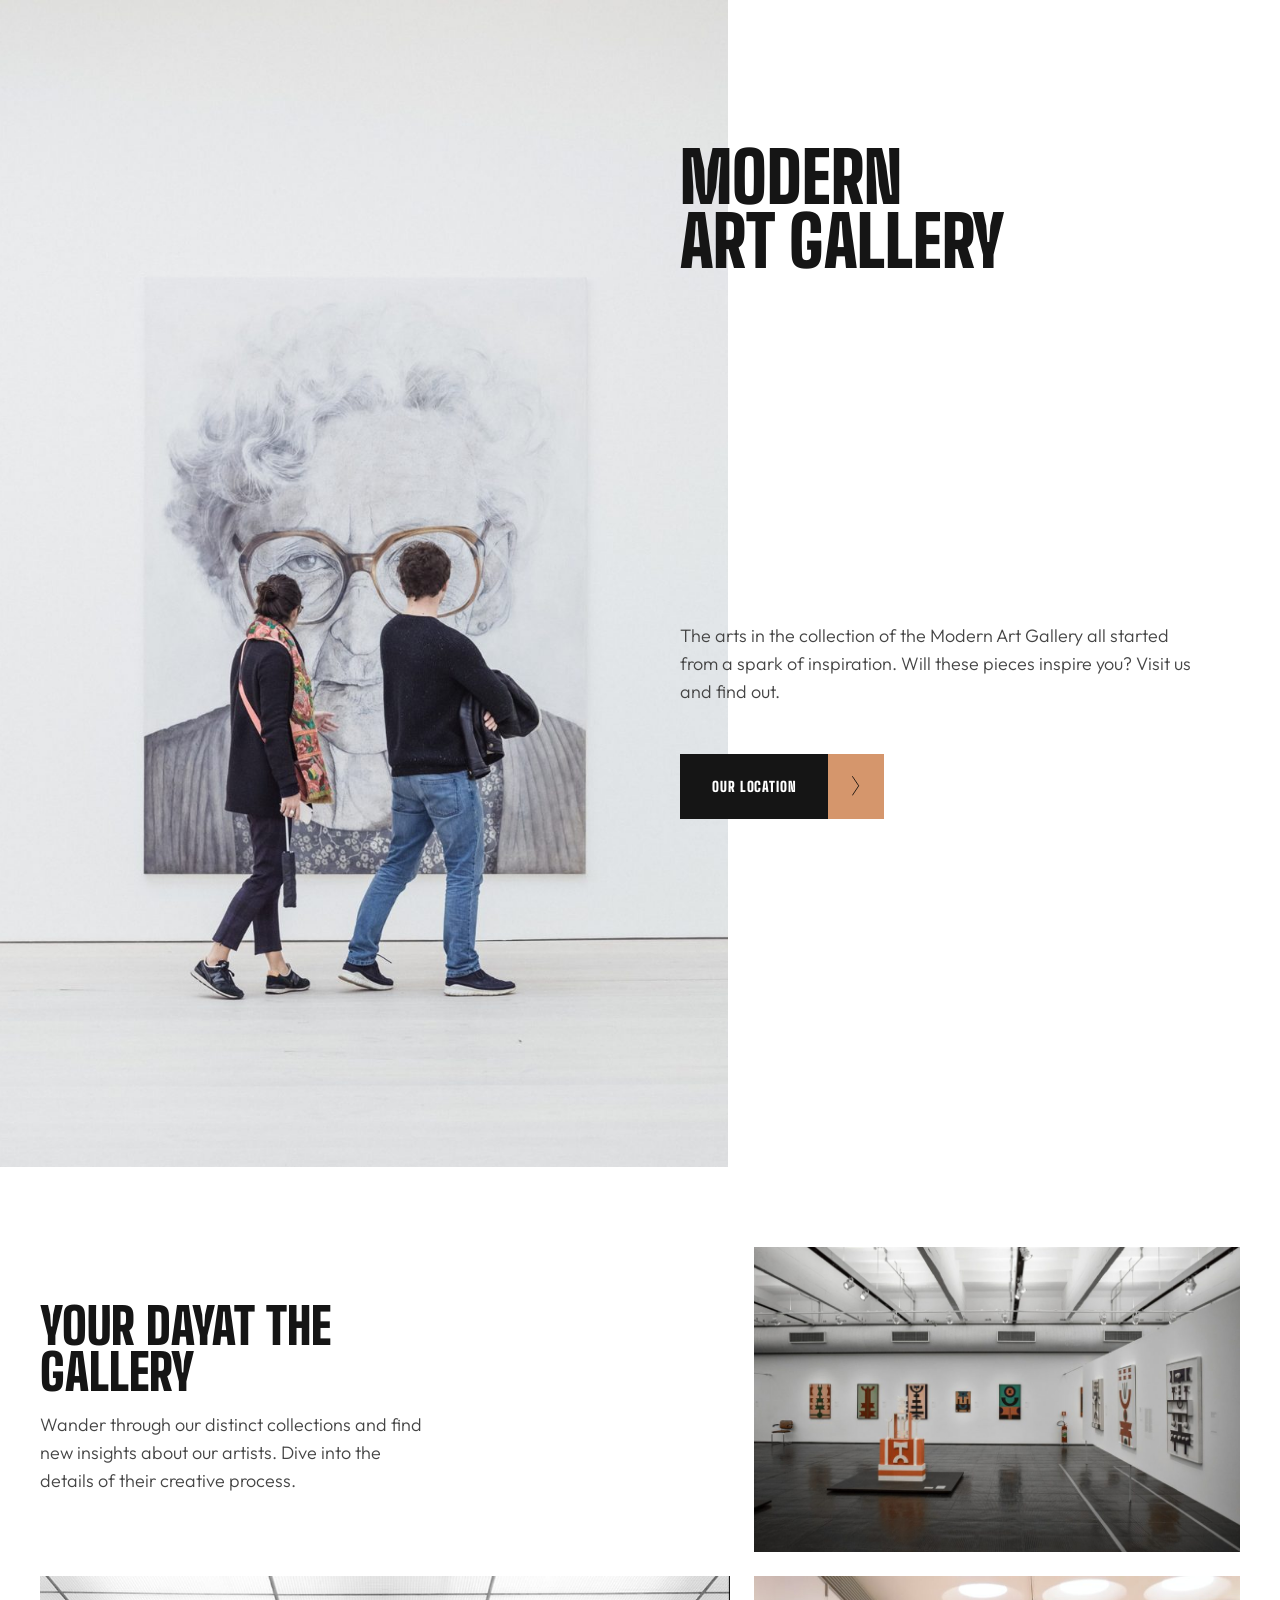
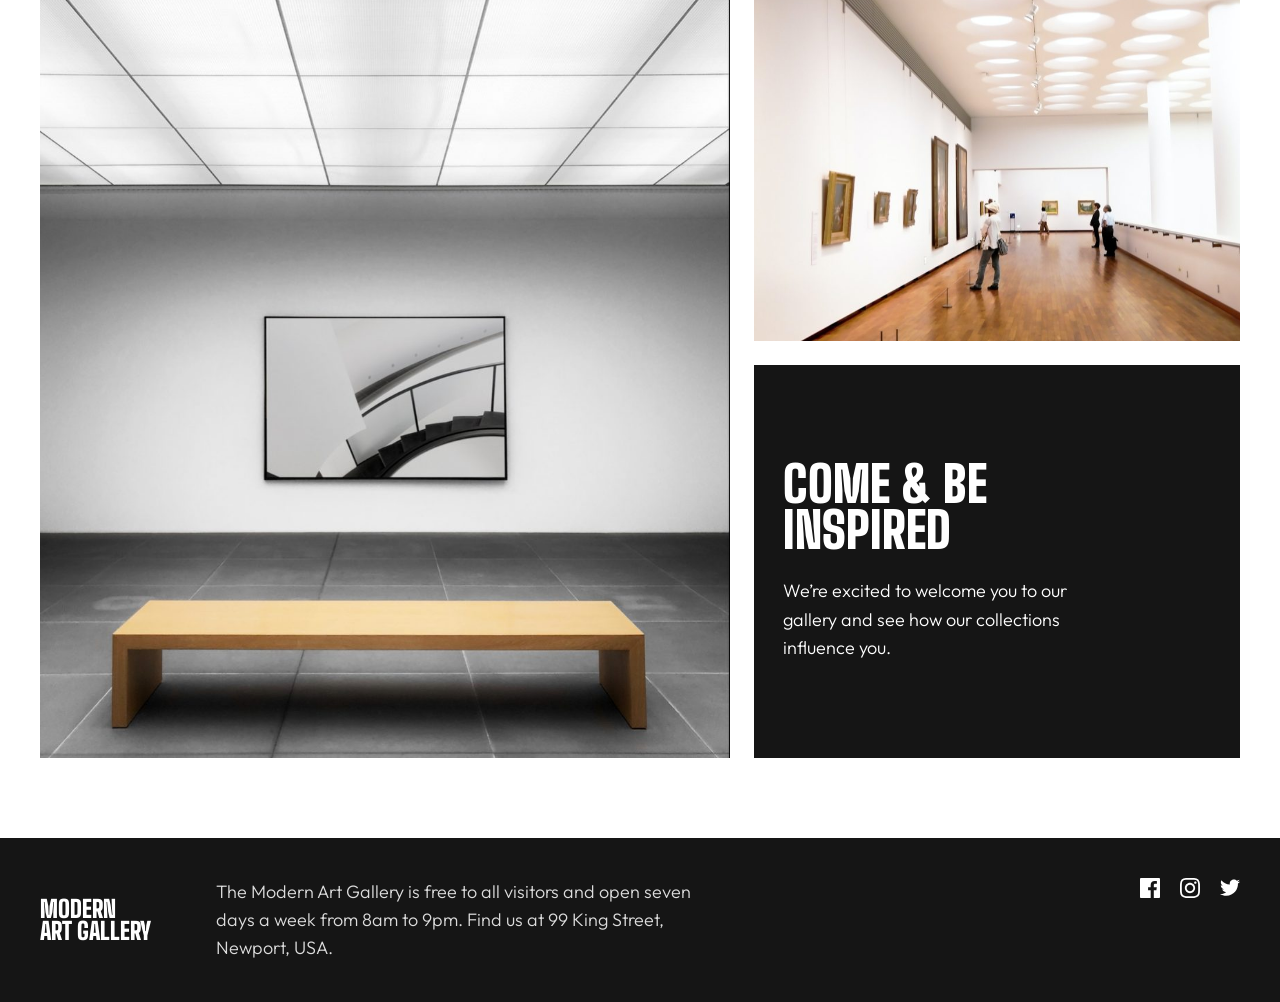
<file: index.html>
<!DOCTYPE html>
<html lang="en">
<head>
    <meta charset="UTF-8">
    <meta name="viewport" content="width=device-width, initial-scale=1.0">
    <title>Modern Art Gallery</title>
    <link rel="preconnect" href="https://fonts.googleapis.com">
    <link rel="preconnect" href="https://fonts.gstatic.com" crossorigin>
    <link href="https://fonts.googleapis.com/css2?family=Big+Shoulders+Display:wght@900&family=Outfit:wght@300&display=swap" rel="stylesheet">
    <link rel="stylesheet" href="css/main.css">
</head>
<body>
    <header class="hero">
        <div class="hero__heading">
            <h1 class="heading heading--xl">Modern<br>Art Gallery</h1>
        </div>
        <div class="hero__media">
            <picture>
                <source media="(min-width: 768px)" srcset="img/hero-visitors.jpg">
                <img src="img/hero-visitors-mobile.jpg" alt="Two visitors looking at a large portrait drawing in the gallery">
            </picture>
        </div>
        <div class="hero__body">
            <p class="body-text--m hero__text">The arts in the collection of the Modern Art Gallery all started from a spark of inspiration. Will these pieces inspire you? Visit us and find out.</p>
            <a href="location.html" class="btn btn--location">
                <span class="btn__label">Our Location</span>
                <span class="btn__icon"><img src="img/chevron-right.svg" alt=""></span>
            </a>
        </div>
    </header>

    <main>
        <section class="day">
            <div class="container">
                <div class="day__grid">
                    <div class="day__intro">
                        <h2 class="heading heading--m">Your Day<br class="day__break">at the Gallery</h2>
                        <p class="body-text">Wander through our distinct collections and find new insights about our artists. Dive into the details of their creative process.</p>
                    </div>

                    <img class="day__photo day__photo--big" src="img/gallery-sculpture-room.jpg" alt="Gallery room with colorful geometric artwork and a sculpture">
                    <img class="day__photo day__photo--bench" src="img/gallery-bench.jpg" alt="Wooden bench facing a black and white framed photograph">
                    <img class="day__photo day__photo--wood" src="img/gallery-wood-floor.jpg" alt="Visitors admiring paintings in a wood floored gallery hall">

                    <div class="day__inspire">
                        <h2 class="heading heading--m">Come &amp; Be<br>Inspired</h2>
                        <p class="body-text">We&rsquo;re excited to welcome you to our gallery and see how our collections influence you.</p>
                    </div>
                </div>
            </div>
        </section>
    </main>

    <footer class="site-footer">
        <div class="container site-footer__inner">
            <div class="site-footer__brand">
                <p class="heading heading--s site-footer__logo">Modern<br>Art Gallery</p>
                <p class="body-text site-footer__text">The Modern Art Gallery is free to all visitors and open seven days a week from 8am to 9pm. Find us at 99 King Street, Newport, USA.</p>
            </div>
            <ul class="social">
                <li><a href="#" aria-label="Facebook"><img src="img/icon-facebook.svg" alt=""></a></li>
                <li><a href="#" aria-label="Instagram"><img src="img/icon-instagram.svg" alt=""></a></li>
                <li><a href="#" aria-label="Twitter"><img src="img/icon-twitter.svg" alt=""></a></li>
            </ul>
        </div>
    </footer>
</body>
</html>
</file>
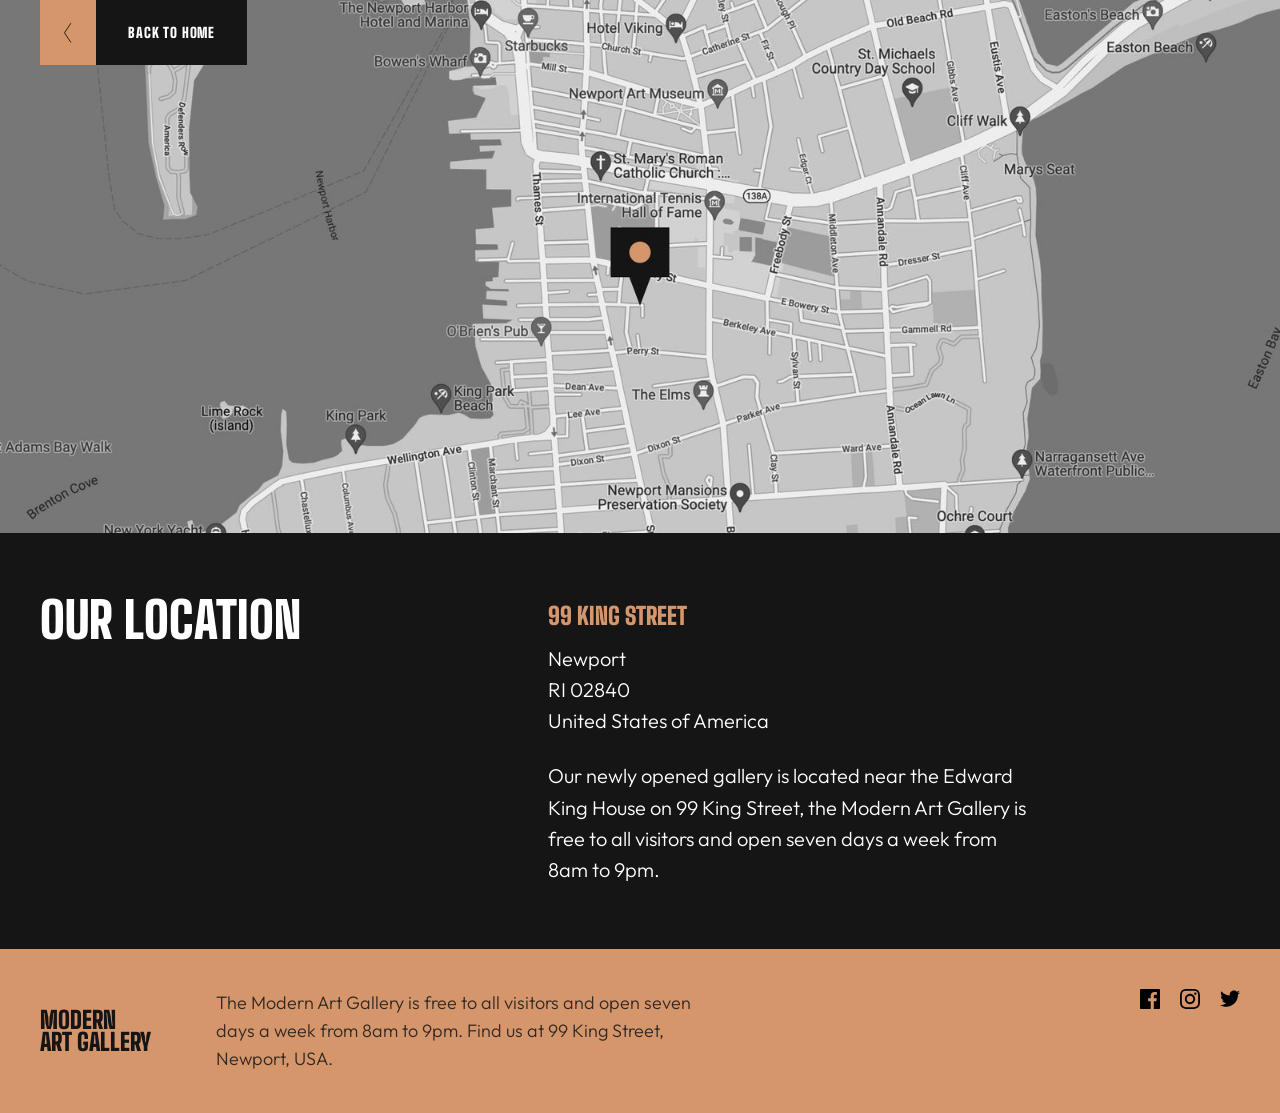
<file: location.html>
<!DOCTYPE html>
<html lang="en">
<head>
    <meta charset="UTF-8">
    <meta name="viewport" content="width=device-width, initial-scale=1.0">
    <title>Our Location | Modern Art Gallery</title>
    <link rel="preconnect" href="https://fonts.googleapis.com">
    <link rel="preconnect" href="https://fonts.gstatic.com" crossorigin>
    <link href="https://fonts.googleapis.com/css2?family=Big+Shoulders+Display:wght@900&family=Outfit:wght@300&display=swap" rel="stylesheet">
    <link rel="stylesheet" href="css/main.css">
</head>
<body>
    <header class="map">
        <div class="container map__back-row">
            <a href="index.html" class="btn btn--back map__back">
                <span class="btn__label">Back to Home</span>
                <span class="btn__icon"><img src="img/chevron-left.svg" alt=""></span>
            </a>
        </div>

        <picture>
            <source media="(min-width: 768px)" srcset="img/map-desktop.jpg">
            <img class="map__img" src="img/map-mobile.jpg" alt="Street map showing the Modern Art Gallery location in Newport, RI">
        </picture>
    </header>

    <main>
        <section class="address">
            <div class="container address__inner">
                <h1 class="heading heading--m">Our Location</h1>
                <div class="address__details">
                    <h2 class="heading heading--s address__street">99 King Street</h2>
                    <p class="body-text address__lines">
                        Newport<br>
                        RI 02840<br>
                        United States of America
                    </p>
                    <p class="body-text">Our newly opened gallery is located near the Edward King House on 99 King Street, the Modern Art Gallery is free to all visitors and open seven days a week from 8am to 9pm.</p>
                </div>
            </div>
        </section>
    </main>

    <footer class="site-footer site-footer--accent">
        <div class="container site-footer__inner">
            <div class="site-footer__brand">
                <p class="heading heading--s site-footer__logo">Modern<br>Art Gallery</p>
                <p class="body-text site-footer__text">The Modern Art Gallery is free to all visitors and open seven days a week from 8am to 9pm. Find us at 99 King Street, Newport, USA.</p>
            </div>
            <ul class="social">
                <li><a href="#" aria-label="Facebook"><img src="img/icon-facebook.svg" alt=""></a></li>
                <li><a href="#" aria-label="Instagram"><img src="img/icon-instagram.svg" alt=""></a></li>
                <li><a href="#" aria-label="Twitter"><img src="img/icon-twitter.svg" alt=""></a></li>
            </ul>
        </div>
    </footer>
</body>
</html>
</file>
<file: css/main.css>
*,
*::before,
*::after {
  box-sizing: border-box;
}

html {
  scroll-behavior: smooth;
}

body {
  margin: 0;
  background-color: #FFFFFF;
  font-family: "Outfit", sans-serif;
  font-weight: 300;
  color: #151515;
  -webkit-font-smoothing: antialiased;
  -moz-osx-font-smoothing: grayscale;
}

img {
  display: block;
  max-width: 100%;
}

a {
  text-decoration: none;
  color: inherit;
}

ul {
  list-style: none;
  margin: 0;
  padding: 0;
}

h1,
h2,
h3,
p {
  margin: 0;
}

.heading {
  font-family: "Big Shoulders Display", sans-serif;
  font-weight: 900;
  text-transform: uppercase;
  line-height: 0.92;
}

.heading--xl {
  font-size: 3.75rem;
}
@media (min-width: 768px) {
  .heading--xl {
    font-size: 4.375rem;
  }
}
@media (min-width: 1440px) {
  .heading--xl {
    font-size: 6rem;
  }
}

.heading--m {
  font-size: 3.125rem;
}
@media (min-width: 768px) {
  .heading--m {
    font-size: 3.125rem;
  }
}
@media (min-width: 1440px) {
  .heading--m {
    font-size: 3.75rem;
    line-height: 1;
  }
}

.heading--s {
  font-size: 1.5rem;
}
@media (min-width: 1440px) {
  .heading--s {
    font-size: 2.25rem;
  }
}

.body-text, .body-text--m {
  font-family: "Outfit", sans-serif;
  font-weight: 300;
  font-size: 1.125rem;
  line-height: 1.56;
  color: #444444;
}
@media (min-width: 1440px) {
  .body-text, .body-text--m {
    font-size: 1.125rem;
    line-height: 1.56;
  }
}

@media (min-width: 1440px) {
  .body-text--m {
    font-size: 1.375rem;
    line-height: 1.45;
  }
}

.container {
  width: 100%;
  margin: 0 auto;
  padding: 0 1rem;
}
@media (min-width: 768px) {
  .container {
    padding: 0 2.5rem;
  }
}
@media (min-width: 1440px) {
  .container {
    max-width: min(1800px, 88vw);
    padding: 0 5rem;
  }
}

.btn {
  display: inline-flex;
  align-items: stretch;
  font-family: "Big Shoulders Display", sans-serif;
  font-weight: 900;
  font-size: 0.875rem;
  letter-spacing: 0.06em;
  text-transform: uppercase;
  cursor: pointer;
  border: none;
}

.btn__label {
  display: flex;
  align-items: center;
  padding: 1.5rem 2rem;
  background-color: #151515;
  color: #FFFFFF;
  white-space: nowrap;
  transition: background-color 0.2s ease;
}

.btn__icon {
  display: flex;
  align-items: center;
  justify-content: center;
  width: 3.5rem;
  background-color: #D5966C;
  transition: background-color 0.2s ease;
}
.btn__icon img {
  width: 0.5rem;
  height: auto;
  filter: invert(1);
  transition: filter 0.2s ease;
}

.btn:hover .btn__label {
  background-color: #D5966C;
}
.btn:hover .btn__icon {
  background-color: #151515;
}
.btn:hover .btn__icon img {
  filter: none;
}

.btn--back {
  flex-direction: row-reverse;
}

.hero {
  display: grid;
  grid-template-columns: 1fr;
  grid-template-areas: "media" "heading" "body";
}
@media (min-width: 768px) {
  .hero {
    grid-template-columns: 56.9% 43.1%;
    grid-template-rows: min-content auto;
    grid-template-areas: "media heading" "media body";
    align-items: stretch;
  }
}
@media (min-width: 1440px) {
  .hero {
    grid-template-columns: 31% 38% 31%;
    grid-template-areas: "heading media body";
    max-width: max(1440px, min(1800px, 88vw));
  }
}

.hero__heading {
  grid-area: heading;
  padding: 2rem 1rem 0;
}
@media (min-width: 768px) {
  .hero__heading {
    padding: 9.0625rem 2.5rem 0 0;
    margin-left: -3rem;
    position: relative;
    z-index: 1;
    align-self: stretch;
  }
}
@media (min-width: 1440px) {
  .hero__heading {
    align-self: stretch;
    padding: 11.875rem 3rem 0 10.3125rem;
    margin-left: 0;
    position: static;
    display: flex;
    align-items: flex-start;
    background-color: #151515;
  }
  .hero__heading .heading {
    color: #FFFFFF;
  }
}

.hero__media {
  grid-area: media;
  width: 100%;
  aspect-ratio: 750/480;
}
.hero__media img {
  width: 100%;
  height: 100%;
  object-fit: cover;
  display: block;
}
@media (min-width: 768px) {
  .hero__media {
    aspect-ratio: 437/700;
    background-color: #151515;
  }
}

.hero__body {
  grid-area: body;
  padding: 2rem 1rem 3rem;
}
@media (min-width: 768px) {
  .hero__body {
    padding: 3rem 2.5rem 3rem 0;
    margin-left: -3rem;
    position: relative;
    z-index: 1;
    align-self: start;
  }
}
@media (min-width: 1440px) {
  .hero__body {
    align-self: stretch;
    padding: 11.875rem 3rem 4rem;
    margin-left: -7.0625rem;
    position: relative;
    z-index: 1;
    display: flex;
    flex-direction: column;
    justify-content: flex-start;
  }
}

.hero__text {
  max-width: 32rem;
}

.hero__body .btn {
  margin-top: 2rem;
}
@media (min-width: 768px) {
  .hero__body .btn {
    margin-top: 3rem;
  }
}
@media (min-width: 1440px) {
  .hero__body .btn {
    margin-top: 4rem;
  }
}

.day {
  padding: 3.5rem 0 7.5rem;
}
@media (min-width: 768px) {
  .day {
    padding: 5rem 0;
  }
}
@media (min-width: 1440px) {
  .day {
    padding: 6rem 0;
  }
}

.day__grid {
  display: grid;
  grid-template-columns: 1fr;
  gap: 1rem;
}
.day__grid img {
  width: 100%;
  height: 100%;
  aspect-ratio: 4/3;
  object-fit: cover;
  display: block;
}

.day__photo--big {
  order: -1;
}

@media (min-width: 768px) {
  .day__grid img {
    aspect-ratio: auto;
  }
}
@media (min-width: 768px) {
  .day__intro .day__break {
    display: none;
  }
}
.day__intro p {
  margin-top: 1rem;
  max-width: 22rem;
}
@media (min-width: 768px) {
  .day__intro {
    display: flex;
    flex-direction: column;
    justify-content: center;
  }
  .day__intro h2, .day__intro p {
    max-width: 56%;
  }
}

.day__inspire {
  background-color: #151515;
  color: #FFFFFF;
  padding: 3rem 1.5rem;
}
.day__inspire p {
  margin-top: 1.5rem;
  max-width: 20rem;
  color: #FFFFFF;
}
@media (min-width: 768px) {
  .day__inspire {
    display: flex;
    flex-direction: column;
    justify-content: center;
  }
  .day__inspire h2, .day__inspire p {
    max-width: 79%;
  }
}

@media (min-width: 768px) {
  .day__grid {
    grid-template-columns: 398fr 280fr;
    grid-template-rows: auto auto;
    gap: 1.5rem;
  }
  .day__intro {
    grid-column: 1;
    grid-row: 1;
  }
  .day__photo--big {
    grid-column: 2;
    grid-row: 1;
  }
  .day__photo--bench {
    grid-column: 1;
    grid-row: 2/span 2;
  }
  .day__photo--wood {
    grid-column: 2;
    grid-row: 2;
  }
  .day__inspire {
    grid-column: 2;
    grid-row: 3;
    padding: 5.3125rem 1.8125rem;
  }
}
@media (min-width: 1440px) {
  .day__grid {
    grid-template-columns: 635fr 445fr;
    gap: 2rem;
  }
  .day__inspire {
    padding: 4rem 3rem;
  }
}
.map {
  position: relative;
  background-color: #151515;
}

.map__img {
  width: 100%;
  aspect-ratio: 750/1100;
  object-fit: cover;
  display: block;
}
@media (min-width: 768px) {
  .map__img {
    aspect-ratio: 1600/666;
  }
}

.map__back-row {
  position: absolute;
  top: 0;
  left: 0;
  right: 0;
  z-index: 2;
  padding-left: 0;
}
@media (min-width: 768px) {
  .map__back-row {
    padding-left: 2.5rem;
  }
}
@media (min-width: 1440px) {
  .map__back-row {
    padding-left: 5rem;
  }
}

.address {
  background-color: #151515;
  color: #FFFFFF;
  padding: 3rem 0;
}
@media (min-width: 768px) {
  .address {
    padding: 4rem 0;
  }
}
@media (min-width: 1440px) {
  .address {
    padding: 6.5rem 0 8rem;
  }
}

@media (min-width: 768px) {
  .address__inner {
    display: grid;
    grid-template-columns: 32.4% 57.8%;
    column-gap: 9.9%;
  }
}
@media (min-width: 1440px) {
  .address__inner {
    display: grid;
    grid-template-columns: 31.5% 40.1%;
    column-gap: 19.8%;
  }
}
@media (min-width: 768px) {
  .address__inner h1 {
    white-space: nowrap;
  }
}

.address__details {
  margin-top: 3rem;
}
@media (min-width: 768px) {
  .address__details {
    margin-top: 0.5rem;
  }
}
.address__details .body-text, .address__details .body-text--m {
  color: #FFFFFF;
}
@media (min-width: 768px) {
  .address__details .body-text, .address__details .body-text--m {
    font-size: 1.25rem;
  }
}

.address__street {
  color: #D5966C;
}

.address__lines {
  margin-top: 1rem;
}

.address__details p.body-text + p.body-text, .address__details p.body-text--m + p.body-text, .address__details p.body-text + p.body-text--m, .address__details p.body-text--m + p.body-text--m {
  margin-top: 1.5rem;
  max-width: 30rem;
}

.site-footer {
  background-color: #151515;
  color: #FFFFFF;
  padding: 2.5rem 0;
}
@media (min-width: 1440px) {
  .site-footer {
    padding: 3.5rem 0;
  }
}

.site-footer--accent {
  background-color: #D5966C;
  color: #151515;
}

.site-footer__inner {
  display: flex;
  flex-direction: column;
  gap: 1.5rem;
  padding: 0 2rem;
}
@media (min-width: 768px) {
  .site-footer__inner {
    flex-direction: row;
    align-items: flex-start;
    justify-content: space-between;
    gap: 2rem;
    padding: 0 2.5rem;
  }
}
@media (min-width: 1440px) {
  .site-footer__inner {
    padding: 0 5rem;
  }
}

.site-footer__brand {
  display: flex;
  flex-direction: column;
  gap: 1rem;
}
@media (min-width: 768px) {
  .site-footer__brand {
    flex-direction: row;
    align-items: center;
    gap: 4.06rem;
  }
}
@media (min-width: 1440px) {
  .site-footer__brand {
    gap: 8.78rem;
  }
}

.site-footer__text {
  max-width: 26rem;
  color: inherit;
  opacity: 0.85;
}
@media (min-width: 768px) {
  .site-footer__text {
    max-width: 32rem;
  }
}

.site-footer--accent .site-footer__text {
  color: #151515;
}

.social {
  display: flex;
  gap: 1.25rem;
}
.social img {
  width: 1.25rem;
  height: 1.25rem;
  transition: opacity 0.2s ease;
}
.social a:hover img {
  opacity: 0.6;
}

.site-footer--accent .social img {
  filter: brightness(0);
}
</file>
